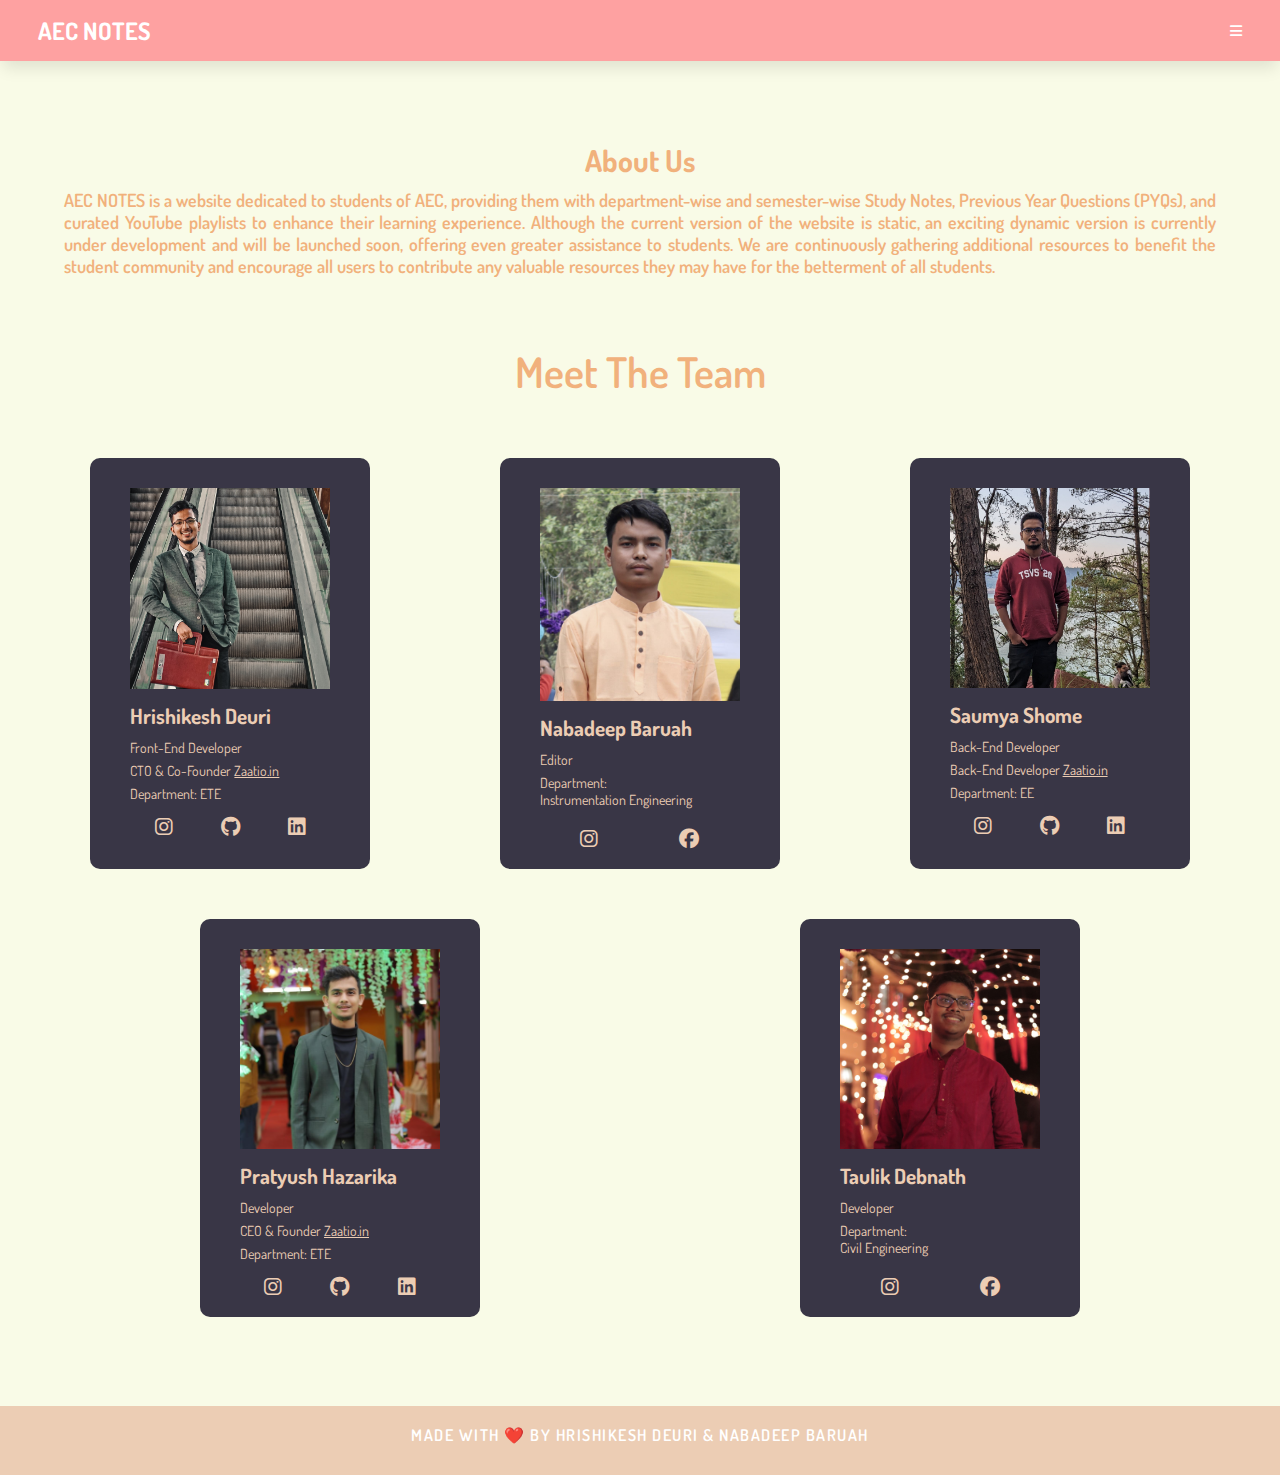
<file: aboutUs/index.html>
<!DOCTYPE html>
<html lang="en">
  <head>
    <meta charset="UTF-8" />
    <meta http-equiv="X-UA-Compatible" content="IE=edge" />
    <meta name="viewport" content="width=device-width, initial-scale=1.0" />
    <link rel="stylesheet" href="styles.css" />
    <!-- google fonts -->
    <link rel="preconnect" href="https://fonts.googleapis.com" />
    <link rel="preconnect" href="https://fonts.gstatic.com" crossorigin />
    <link
      href="https://fonts.googleapis.com/css2?family=Dosis:wght@200;300;400;500;600;700;800&display=swap"
      rel="stylesheet"
    />

    <link
      rel="shortcut icon"
      href="/favicon_io/android-chrome-512x512.png"
      type="image/x-icon"
    />

    <!-- Font Awesome Stylesheet -->
    <link
      rel="stylesheet"
      href="https://cdnjs.cloudflare.com/ajax/libs/font-awesome/6.2.0/css/all.min.css"
    />
    <link rel="stylesheet" href="../style.css" />

    <title>About Us</title>
  </head>
  <body>
    <nav>
      <div class="logo">
        <h2><a href="../index.html">aec Notes</a></h2>
      </div>
      <div class="nav-links">
        <ul></ul>
        <div class="menu-toggle">
          <i class="fa-solid fa-bars"></i>
        </div>
      </div>
    </nav>

    <section class="descript">
      <h5 class="head">About Us</h5>
      <p>
        AEC NOTES is a website dedicated to students of AEC, providing them with
        department-wise and semester-wise Study Notes, Previous Year Questions
        (PYQs), and curated YouTube playlists to enhance their learning
        experience. Although the current version of the website is static, an
        exciting dynamic version is currently under development and will be
        launched soon, offering even greater assistance to students. We are
        continuously gathering additional resources to benefit the student
        community and encourage all users to contribute any valuable resources
        they may have for the betterment of all students.
      </p>
    </section>

    <section class="team">
      <p class="team-head">Meet the Team</p>
      <div class="members">
        <div class="core">
          <div class="mem-card">
            <img src="../resources/dp1.jpg" alt="" />
            <h2 class="mem-name">Hrishikesh Deuri</h2>
            <p class="role">Front-End Developer</p>
            <p class="other">CTO & Co-Founder</p>
            <a href="http://zaatio.in/" target="_blank">Zaatio.in</a>
            <p>Department: ETE</p>
            <div class="social-links">
              <a href="https://www.instagram.com/deuri_hrishikesh/"
                ><i class="fa-brands fa-instagram"></i
              ></a>
              <a href="https://github.com/hrishikeshd36"
                ><i class="fa-brands fa-github"></i
              ></a>
              <a href="https://www.linkedin.com/in/hrishikeshdeuri36/"
                ><i class="fa-brands fa-linkedin"></i
              ></a>
            </div>
          </div>
          <div class="mem-card">
            <img src="../resources/dp2.jpg" alt="" />
            <h2 class="mem-name">Nabadeep Baruah</h2>
            <p class="role">Editor</p>
            <p class="other">
              Department: <br />
              Instrumentation Engineering
            </p>
            <div class="social-links">
              <a
                href="https://instagram.com/baruah_nabadeep9?igshid=OTk0YzhjMDVlZA=="
                ><i class="fa-brands fa-instagram"></i
              ></a>

              <a
                href="https://www.facebook.com/nabadeep.baruah.18?mibextid=ZbWKwL"
                ><i class="fa-brands fa-facebook"></i
              ></a>
            </div>
          </div>
          <div class="mem-card">
            <img src="../resources/dp3.jpg" alt="" />
            <h2 class="mem-name">Saumya Shome</h2>
            <p class="role">Back-End Developer</p>
            <p class="other">Back-End Developer</p>
            <a href="http://zaatio.in/" target="blank">Zaatio.in</a>
            <p>Department: EE</p>
            <div class="social-links">
              <a href="https://www.instagram.com/saumya_shome/"
                ><i class="fa-brands fa-instagram"></i
              ></a>
              <a href="https://github.com/excaliburonly"
                ><i class="fa-brands fa-github"></i
              ></a>
              <a href="https://www.linkedin.com/in/saumya-shome-86aa441a4/"
                ><i class="fa-brands fa-linkedin"></i
              ></a>
            </div>
          </div>
        </div>
        <div class="sub-core">
          <div class="mem-card">
            <img src="../resources/dp5.jpg" alt="" />
            <h2 class="mem-name">Pratyush Hazarika</h2>
            <p class="role">Developer</p>
            <p class="other">CEO & Founder</p>
            <a href="http://zaatio.in/" target="blank">Zaatio.in</a>
            <p>Department: ETE</p>
            <div class="social-links">
              <a href="https://www.instagram.com/deuri_hrishikesh/"
                ><i class="fa-brands fa-instagram"></i
              ></a>
              <a href="https://github.com/PratyushD35"
                ><i class="fa-brands fa-github"></i
              ></a>
              <a href="https://www.linkedin.com/in/pdhazarika35"
                ><i class="fa-brands fa-linkedin"></i
              ></a>
            </div>
          </div>
          <div class="mem-card">
            <img src="../resources/dp4.jpg" alt="" />
            <h2 class="mem-name">Taulik Debnath</h2>
            <p class="role">Developer</p>
            <p class="other">
              Department: <br />
              Civil Engineering
            </p>
            <div class="social-links">
              <a href="https://www.instagram.com/dtaulik/"
                ><i class="fa-brands fa-instagram"></i
              ></a>
              <a href="https://www.facebook.com/dtaulik"
                ><i class="fa-brands fa-facebook"></i
              ></a>
            </div>
          </div>
        </div>
      </div>
    </section>

    <footer>
      <p>Made with ❤️ by Hrishikesh Deuri & Nabadeep Baruah</p>
    </footer>

    <script src="../script.js"></script>
  </body>
</html>
</file>
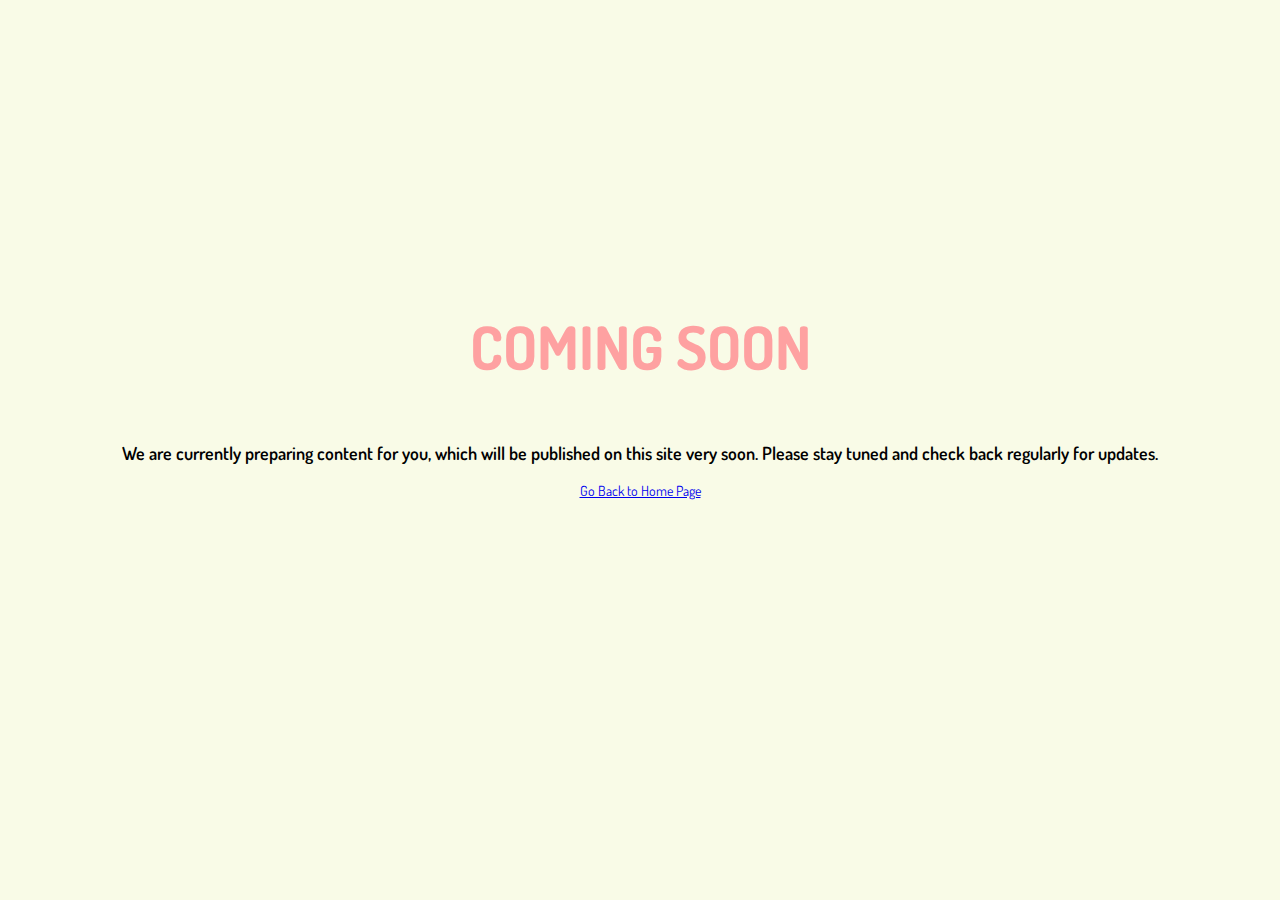
<file: coming soon/index.html>
<!DOCTYPE html> 
<html lang="en"> 
<head> 
    <meta charset="UTF-8"> 
    <meta http-equiv="X-UA-Compatible" content="IE=edge"> 
    <meta name="viewport" content="width=device-width, initial-scale=1.0"> 
    <!-- google fonts -->
    <link rel="preconnect" href="https://fonts.googleapis.com" />
    <link rel="preconnect" href="https://fonts.gstatic.com" crossorigin />
    <link
      href="https://fonts.googleapis.com/css2?family=Dosis:wght@200;300;400;500;600;700;800&display=swap"
      rel="stylesheet"
    />
    <link rel="shortcut icon" href="/favicon_io/android-chrome-512x512.png" type="image/x-icon">
    <link rel="stylesheet" href="style.css" /> 
    <title>COMING SOON</title> 
</head> 
<body> 
    <h1>COMING SOON</h1> 
    <p>We are currently preparing content for you, which will be published on this site very soon. Please stay tuned and check back regularly for updates.</p>
    <a href="../index.html">Go Back to Home Page</a>
</body> 
</html>
</file>
<file: aboutUs/styles.css>
* {
  margin: 0;
  padding: 0;
  -webkit-box-sizing: border-box;
  box-sizing: border-box;
}

body {
  font-family: "Dosis", sans-serif;
  background-color: #f9fbe7;
  font-size: 14px;
  color: #000;
  background-repeat: no-repeat;
  scroll-behavior: smooth;
}

.clearfix {
  zoom: 1;
}
.clearfix:after {
  content: ".";
  clear: both;
  display: block;
  height: 0;
  visibility: hidden;
}

/* Team Section */
.team {
  color: #eccdb4;
  padding: 3% 2%;
}
.team-head {
  text-align: center;
  font-size: 42px;
  text-transform: capitalize;
  font-weight: 600;
  color: #f1b17c;
}

/* Member-card */
.members {
  margin-top: 60px;
}
.core,
.sub-core {
  display: flex;
  justify-content: space-around;
  flex-wrap: wrap;
}
.sub-core {
  margin: 0 auto;
  max-width: 1200px;
}
.mem-card {
  padding: 20px 40px;
  background-color: #393646;
  border-radius: 10px;
  margin-bottom: 50px;
}
.mem-card img {
  width: 200px;
  padding: 10px 0;
}
.mem-card p {
  margin-bottom: 6px;
}
.other {
  display: inline-block;
}
.mem-name {
  margin-bottom: 10px;
}
a {
  color: #eccdb4;
}

.social-links {
  display: flex;
  justify-content: space-around;
  margin-top: 15px;
}
.social-links a i {
  font-size: 20px;
}

.social-links a i:hover {
  color: #f39140;
}

.descript{
  width: 90%;
  margin: 80px auto 30px;
}
.descript p{
  font-size: 18px;
  color: #f1b17c;
  font-weight: 600;
  text-align: justify;
}

.head{
  font-size: 30px;
  text-align: center;
  margin-bottom: 10px;
  color: #f1b17c;
}

@media screen and (max-width: 426px) {
  .descript p{
    font-size: 14px;
    
  }
}
</file>
<file: style.css>
* {
  margin: 0;
  padding: 0;
  -webkit-box-sizing: border-box;
  box-sizing: border-box;
  font-family: "Dosis", sans-serif;
}

body {
  font-family: "Dosis", sans-serif;
  background-color: #f9fbe7;
  font-size: 14px;
  color: #000;
  background-repeat: no-repeat;
  scroll-behavior: smooth;
  font-family: "Dosis", sans-serif;
}

.clearfix {
  zoom: 1;
}
.clearfix:after {
  content: ".";
  clear: both;
  display: block;
  height: 0;
  visibility: hidden;
}

/* ==================================== */
/* =============Side Menu============= */
.sidebar {
  position: fixed;
  display: inline-block;
  top: 0;
  left: -400px;
  height: 100vh;
  z-index: 999;
  flex: 1 1 0;
  width: 100%;
  max-width: 350px;
  transition: 0.2s linear;
  padding: 0;
  background-color: #fff;
  overflow: scroll;
}

/* scroll-bar */
/* width */
.sidebar::-webkit-scrollbar {
  width: 0px;
}

/* Track */
.sidebar::-webkit-scrollbar-track {
  /* box-shadow: inset 0 0 5px grey; */
  border-radius: 10px;
}

/* Handle */
.sidebar::-webkit-scrollbar-thumb {
  background: #fea1a1;
}
/* scroll-bar */

.sidebar h3 {
  color: #fff;
  font-size: 20px;
  text-transform: uppercase;
  padding-left: 25px;
  margin-top: 8px;
}

.menu-block h5 {
  /* display: block; */
  padding: 15px 0 0 32px;
  color: #1a1a1a;
  width: 100%;
  font-size: 18px;
}
.menu-block hr {
  height: 0px;
  border: 0.5px solid #eccdb4;
}
.sidebar .menu .menu-item {
  display: block;
  padding: 10px 0 10px 2.8em;
  color: #1a1a1a;
  text-decoration: none;
  transition: 0.2s linear;
  font-size: 15px;
  width: 100%;
  text-transform: capitalize;
}

.sidebar .menu .menu-item:hover,
.sidebar .menu .menu-item.is-active {
  background-color: #fea1a1;
  color: #fff;
}

.menu-toggle {
  /* display: none; */
  margin-left: 10px;
  cursor: pointer;
}

.sidebar.is-active {
  left: 0;
}

.side-head {
  display: flex;
  justify-content: space-between;
  /* width: 100%; */
  padding: 10px;
  background-color: #eccdb4;
}
.side-head i {
  color: #fff;
  font-size: 20px;
  padding: 8px 12px;
  border-radius: 50%;
  border: none;
  /* background-color: rgba(255, 255, 255,0.2); */
  cursor: pointer;
}
/* ------------------------------ */

nav {
  display: flex;
  padding: 15px 3%;
  color: #fff;
  justify-content: space-between;
  background-color: #fea1a1;
  box-shadow: 0px 10px 15px -3px rgba(0, 0, 0, 0.1);
}

h2 a {
  text-decoration: none;
  color: #fff;
}

nav h2 {
  text-transform: uppercase;
  font-size: 24px;
}
.logo {
  display: flex;
  align-items: center;
}

nav ul {
  display: flex;
  list-style: none;
  align-items: center;
  justify-content: space-around;
}
nav ul li {
  font-weight: 400;
  font-size: 18px;
  /* margin-left: 18px; */
  padding: 10px 12px;
  border-radius: 10px;
  cursor: pointer;
  transition: 0.2s;
}
nav ul li a {
  text-decoration: none;
  color: #fff;
  text-transform: uppercase;
  letter-spacing: 1px;
}

nav ul li:hover {
  background-color: #ffffff1a;
  transition: 0.2s;
}
.nav-links {
  display: flex;
  align-items: center;
}

/* ==========HERO========== */
.hero {
  width: 100%;
  margin-bottom: 50px;
}
h1 {
  font-size: 40px;
  font-family: "Dosis", sans-serif;
  width: 700px;
  /* margin-top: 9%; */
  /* margin-left: 7%; */
  /* padding: 50px; */
  text-transform: capitalize;
}

.main span {
  color: red;
}
.main {
  margin-top: 7%;
  display: flex;
  justify-content: space-around;
  align-items: center;
}
.main img {
  height: 400px;
  border-radius: 18px;
}

.hero hr {
  max-width: 50%;
  margin: 120px auto 30px;
  height: 0;
  border-top: 15px dotted #ffc3c3;
}
/* ===================
=======Branch=========
===================== */
.branch {
  padding-top: 5%;
  padding-bottom: 1%;
}
.branch h3 {
  font-size: 60px;
  font-family: "Dosis", sans-serif;
  font-weight: 500;
  text-align: center;
  text-transform: uppercase;
  color: #eccdb4;
}

.branch-list {
  display: flex;
  flex-wrap: wrap;
  justify-content: space-around;
  width: 90%;
  align-items: center;
  margin: 0 auto 50px;
}

.branch-block p {
  font-family: "Dosis", sans-serif;
  font-size: 32px;
  font-weight: 700;
  text-transform: uppercase;
  letter-spacing: 1px;
  text-align: center;
  padding: 40px 0 40px 0;
}

.branch-block {
  background-color: #fff;
  height: 230px;
  width: 300px;
  display: flex;
  flex-direction: column;
  justify-content: flex-start;
  flex-wrap: wrap;
  margin-top: 60px;
  box-shadow: rgba(99, 99, 99, 0.2) 0px 2px 8px 0px;
  border-radius: 20px;
  transition: all 0.5s;
}
.branch-block:hover {
  box-shadow: rgba(0, 0, 0, 0.35) 0px 5px 15px;
  transition: all 0.5s;
}

.fy p {
  background-color: #fea1a1;
  color: #66545e;
  border-radius: 20px 20px 0 0;
}
.btn-list {
  display: flex;
  justify-content: space-around;
  margin-top: 10px;
  flex-wrap: wrap;
}
.btn-list a {
  margin: 7px;
  text-decoration: none;
  font-size: 15px;
  font-weight: 500;
  border: 2px solid #fea1a1;
  padding: 5px 10px;
  border-radius: 5px;
}
.btn-list a:hover {
  background-color: #fea1a1;
  color: #fff;
}
/* footer */
footer {
  background-color: #eccdb4;
  text-align: center;
  padding: 1.5% 0 10px;
  color: #fff;
  font-weight: 500;
}
footer p {
  font-size: 16px;
  text-transform: uppercase;
  margin-bottom: 20px;
  font-weight: 600;
  letter-spacing: 1.5px;
}

/* responsive design */
@media screen and (max-width: 1300px) {
  nav ul li {
    font-size: 12px;
    padding: 8px 10px;
  }

  h1 {
    font-size: 30px;
    width: 520px;

    padding: 40px;
  }

  .main img {
    height: 365px;
  }
}

@media screen and (max-width: 1160px) {
  nav h1 {
    font-size: 18px;
  }

  nav ul li {
    font-size: 12px;
    padding: 6px 8px;
  }

  .branch h3 {
    font-size: 35px;
  }
  .menu-toggle {
    display: inline-block;
  }
  /* nav ul {
    display: none;
  } */
}

@media screen and (max-width: 1050px) {
  nav ul li {
    font-size: 10px;
    padding: 8px 10px;
  }

  h1 {
    font-size: 26px;
    width: 454px;
    padding: 40px;
  }

  .main img {
    height: 290px;
    margin-top: 50px;
  }

  nav h2 {
    font-size: 20px;
  }
}

@media screen and (max-width: 831px) {
  .main {
    margin-top: 7%;
    display: flex;
    flex-direction: column-reverse;
  }
  h1 {
    margin-top: 60px;
    font-size: 180%;
    width: 85%;
    padding: 40px;
    text-align: justify;
  }

  .main img {
    width: 50%;
    height: auto;
    text-align: justify;
  }

  nav ul li{
    font-size: 12px;
  }
  .branch {
    margin-top: 35px;
  }
}

@media screen and (max-width: 820px) {
  .main {
    margin-top: 7%;
    display: flex;
    flex-direction: column-reverse;
  }

  .main img {
    height: auto;
    width: 50%;
  }

  
}

/* <=== Mobile ===> */

@media screen and (max-width: 426px) {
  nav h2 {
    font-size: 18px;
  }
  .main img {
    height: auto;
    width: 70%;
  }

  .hero hr {
    margin: 0 auto;
  }

  h1 {
    font-size: 20px;
    width: 90%;
    padding: 40px;
    text-align: center;
  }

  .branch h3 {
    font-size: 26px;
  }
  .branch {
    margin-top: 0;
  }

  .branch-block p:hover {
    font-weight: bolder;
  }

  footer p {
    font-size: 16px;
    margin: 10px auto;
  }
}

@media screen and (max-width: 321px) {
  nav ul li{
    font-size: 10px;
  }

  .main {
    margin-top: 7%;
  }

  .branch {
    margin-top: 10px;
  }
  .branch h3{
    margin-bottom: 20px;
  }

  h1 {
    font-size: 18px;
    width: auto;
    padding: 40px;
    margin-top: 0;
    text-align: justify;
  }

  .branch-list {
    flex-direction: column;
    width: auto;
  }

  .branch-block {
    margin: 0px 0 40px;
    width: 90%;
  }
  .br-img {
    width: auto;
  }
}
.btn-list a {
  color: inherit;
}

.counter{
  display: flex;
  justify-content: center;
  align-items: center;
}
.counter p{
  margin-right: 10px;
  color: #000;
  letter-spacing: 0;
  
}
</file>
<file: coming soon/style.css>
body {
  font-family: "Dosis", sans-serif;
  background-color: #f9fbe7;
  font-size: 14px;
  color: #000;
  background-repeat: no-repeat;
  scroll-behavior: smooth;
  font-family: "Dosis", sans-serif;
  display: flex;
  flex-direction: column;
}

h1 {
  margin-top: 300px;
  text-align: center;
  color: #fea1a1;
  font-size: 60px;
}

p {
  text-align: center;
  font-size: 18px;
  font-weight: 600;
}
a {
  display: inline-block;
  margin: 0 auto;
}
@media screen and (max-width: 426px) {
  h1 {
    margin-top: 100px;
  }
}
</file>
